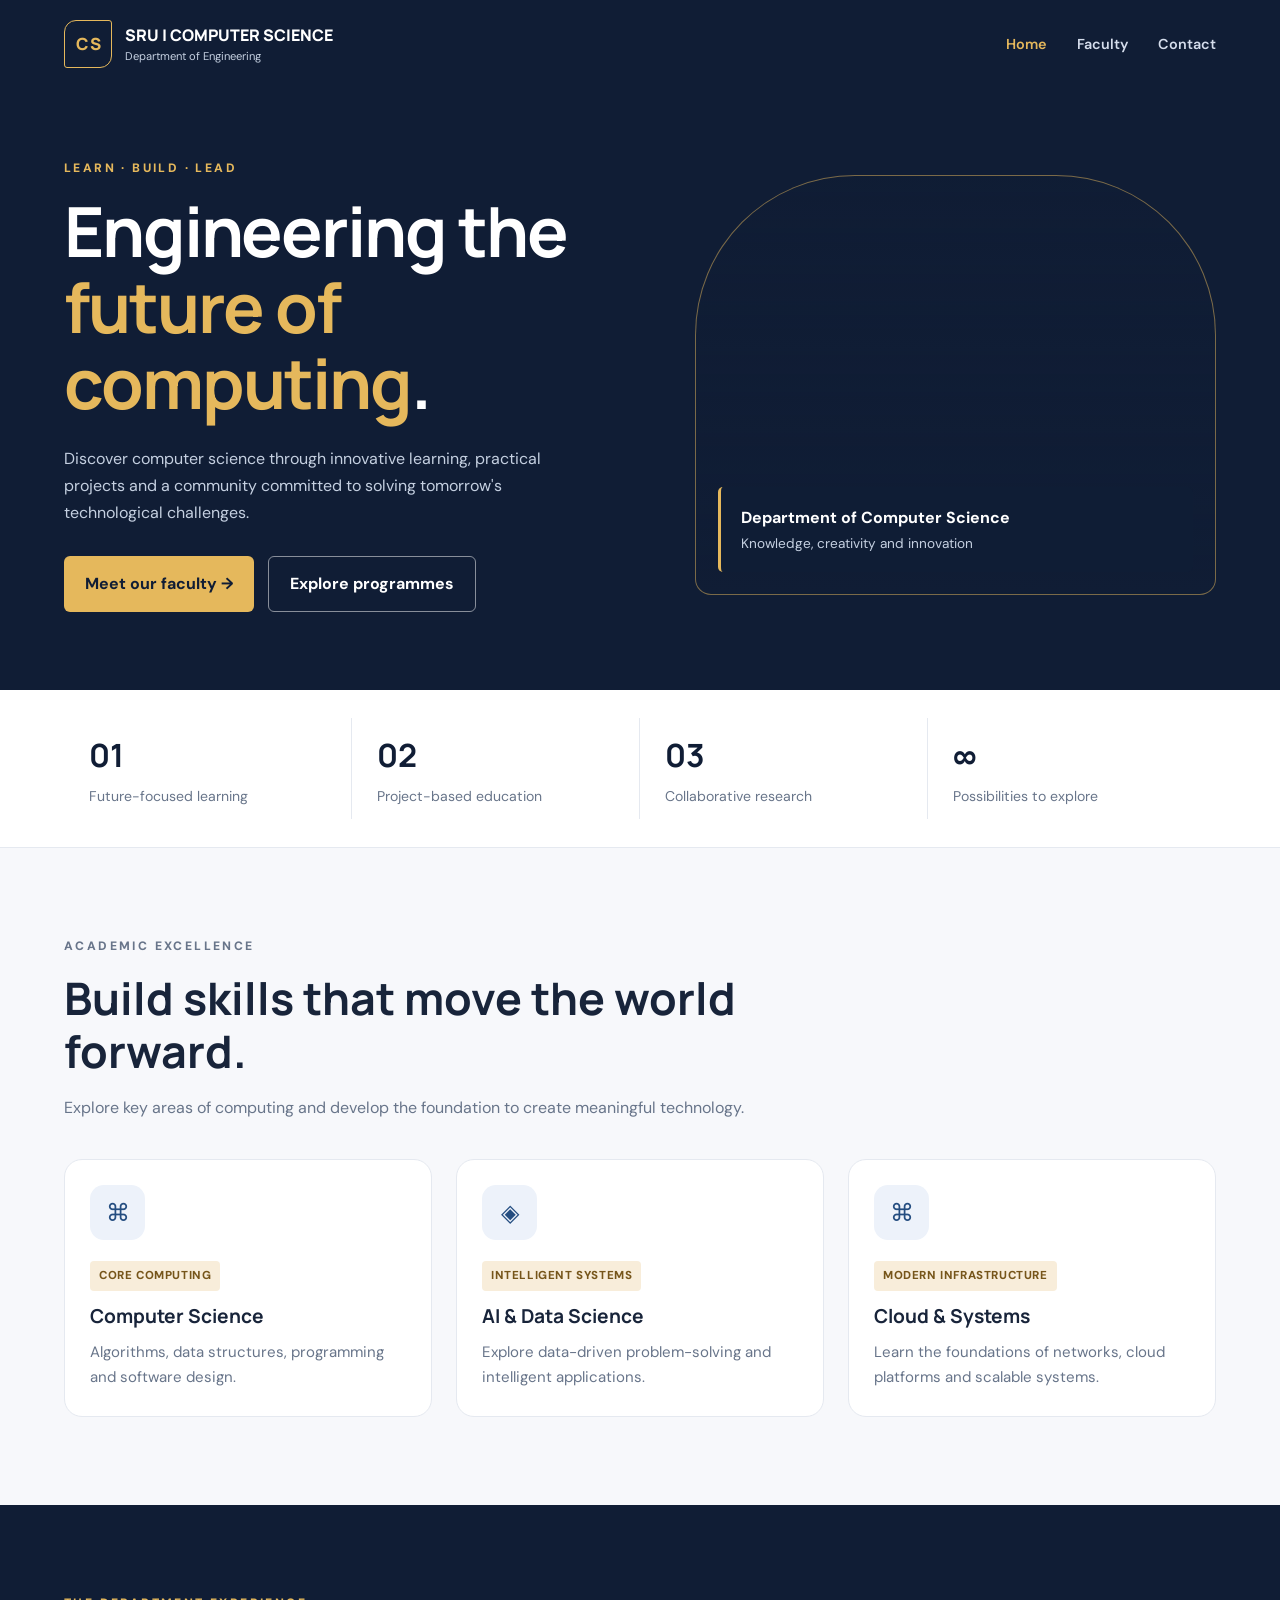
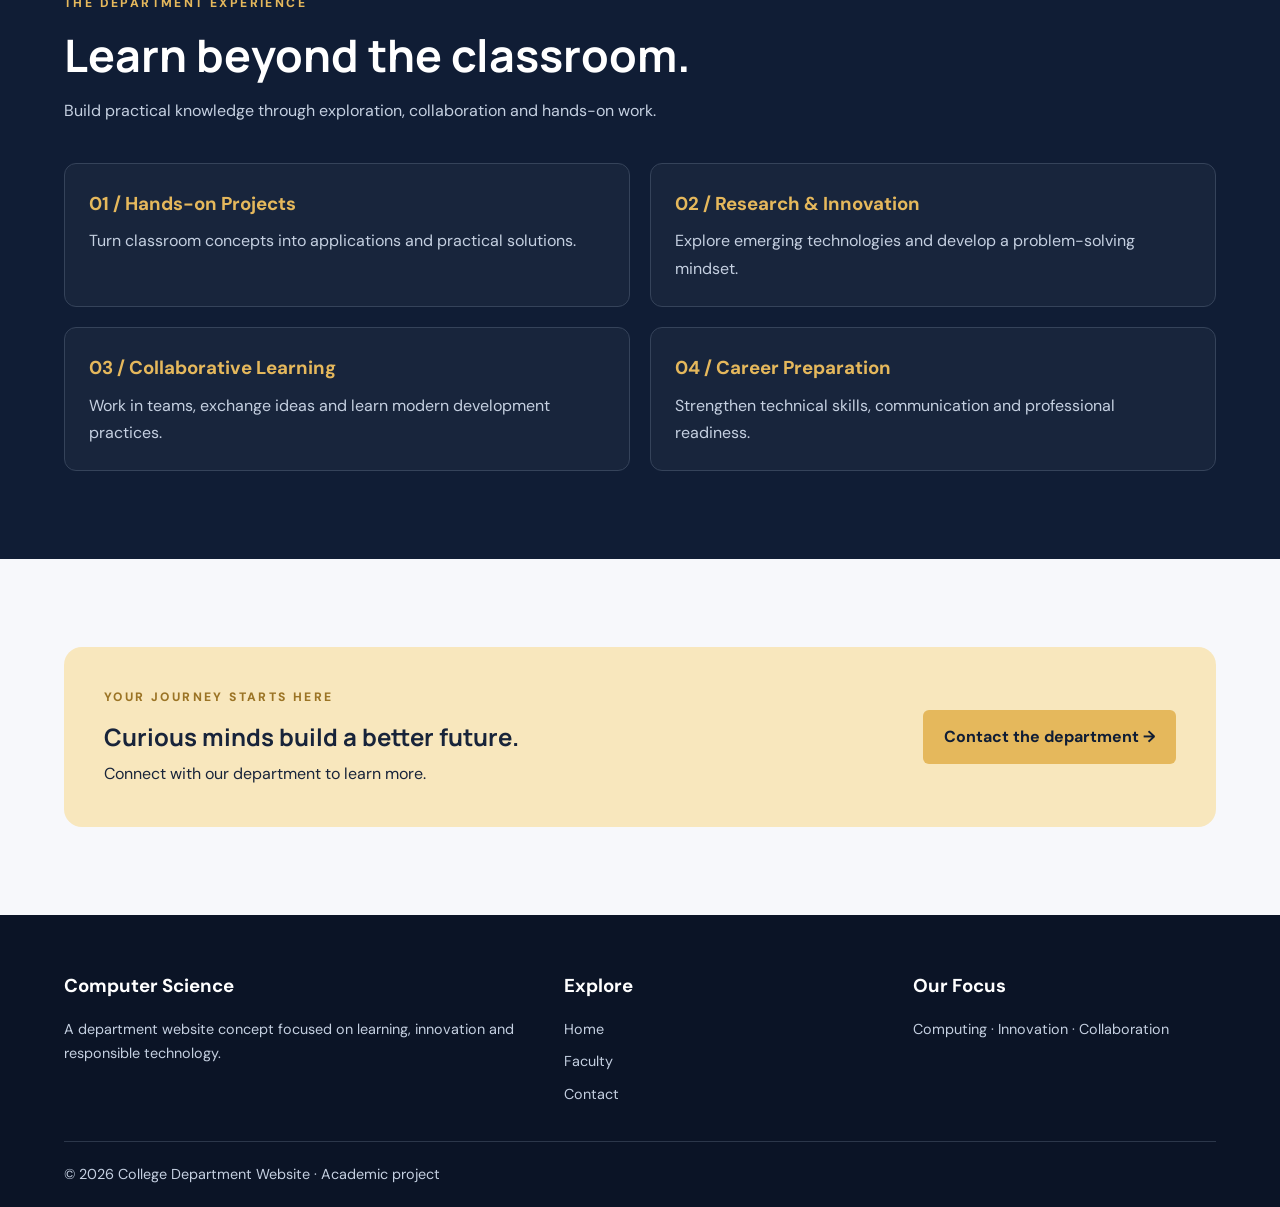
<file: index.html>
<!DOCTYPE html>
<html lang="en">
<head>
    <meta charset="UTF-8">
    <meta name="viewport" content="width=device-width, initial-scale=1.0">
    <title>Department of Computer Science</title>
    <link rel="stylesheet" href="style.css">
</head>
<body>
    <header class="site-header">
        <div class="container navbar">
            <a class="brand" href="index.html">
                <span class="brand-mark">CS</span>
                <span class="brand-name">
                    SRU | COMPUTER SCIENCE
                    <small>Department of Engineering</small>
                </span>
            </a>
            <nav class="nav-links">
                <a class="active" href="index.html">Home</a>
                <a href="faculty.html">Faculty</a>
                <a href="contact.html">Contact</a>
            </nav>
        </div>
    </header>

    <section class="hero">
        <div class="container hero-grid">
            <div>
                <p class="eyebrow" style="color:#e5b85c">LEARN · BUILD · LEAD</p>
               <h1>Engineering the <span>future of computing</span>.</h1>
                <p class="hero-copy">
                    Discover computer science through innovative learning,
                    practical projects and a community committed to solving
                    tomorrow's technological challenges.
                </p>
                <div class="hero-actions">
                    <a class="btn btn-gold" href="faculty.html">Meet our faculty →</a>
                    <a class="btn btn-outline" href="#programmes">Explore programmes</a>
                </div>
            </div>
            <div class="hero-image">
                <div class="image-label">
                    <strong>Department of Computer Science</strong>
                    <span>Knowledge, creativity and innovation</span>
                </div>
            </div>
        </div>
    </section>

    <section class="stats">
        <div class="container stats-grid">
            <div class="stat"><strong>01</strong><span>Future-focused learning</span></div>
            <div class="stat"><strong>02</strong><span>Project-based education</span></div>
            <div class="stat"><strong>03</strong><span>Collaborative research</span></div>
            <div class="stat"><strong>∞</strong><span>Possibilities to explore</span></div>
        </div>
    </section>

    <main>
        <section class="section container" id="programmes">
            <div class="section-heading">
                <p class="eyebrow">ACADEMIC EXCELLENCE</p>
                <h2>Build skills that move the world forward.</h2>
                <p>
                    Explore key areas of computing and develop the
                    foundation to create meaningful technology.
                </p>
            </div>

            <div class="card-grid">
                <article class="card">
                    <div class="card-body">
                        <div class="program-icon">⌘</div>
                        <span class="card-tag">Core computing</span>
                        <h3>Computer Science</h3>
                        <p>Algorithms, data structures, programming and software design.</p>
                    </div>
                </article>
                <article class="card">
                    <div class="card-body">
                        <div class="program-icon">◈</div>
                        <span class="card-tag">Intelligent systems</span>
                        <h3>AI & Data Science</h3>
                        <p>Explore data-driven problem-solving and intelligent applications.</p>
                    </div>
                </article>
                <article class="card">
                    <div class="card-body">
                        <div class="program-icon">⌘</div>
                        <span class="card-tag">Modern infrastructure</span>
                        <h3>Cloud & Systems</h3>
                        <p>Learn the foundations of networks, cloud platforms and scalable systems.</p>
                    </div>
                </article>
            </div>
        </section>

        <section class="section feature-band">
            <div class="container">
                <div class="section-heading">
                    <p class="eyebrow" style="color:#e5b85c">THE DEPARTMENT EXPERIENCE</p>
                    <h2>Learn beyond the classroom.</h2>
                    <p>Build practical knowledge through exploration, collaboration and hands-on work.</p>
                </div>
                <div class="feature-list">
                    <article class="feature-item">
                        <h3>01 / Hands-on Projects</h3>
                        <p>Turn classroom concepts into applications and practical solutions.</p>
                    </article>
                    <article class="feature-item">
                        <h3>02 / Research & Innovation</h3>
                        <p>Explore emerging technologies and develop a problem-solving mindset.</p>
                    </article>
                    <article class="feature-item">
                        <h3>03 / Collaborative Learning</h3>
                        <p>Work in teams, exchange ideas and learn modern development practices.</p>
                    </article>
                    <article class="feature-item">
                        <h3>04 / Career Preparation</h3>
                        <p>Strengthen technical skills, communication and professional readiness.</p>
                    </article>
                </div>
            </div>
        </section>

        <section class="section container">
            <div class="cta">
                <div>
                    <p class="eyebrow">YOUR JOURNEY STARTS HERE</p>
                    <h2>Curious minds build a better future.</h2>
                    <p>Connect with our department to learn more.</p>
                </div>
                <a class="btn btn-gold" href="contact.html">Contact the department →</a>
            </div>
        </section>
    </main>

    <footer class="site-footer">
        <div class="container">
            <div class="footer-grid">
                <div>
                    <h3>Computer Science</h3>
                    <p>A department website concept focused on learning,
                    innovation and responsible technology.</p>
                </div>
                <div>
                    <h3>Explore</h3>
                    <div class="footer-links">
                        <a href="index.html">Home</a>
                        <a href="faculty.html">Faculty</a>
                        <a href="contact.html">Contact</a>
                    </div>
                </div>
                <div>
                    <h3>Our Focus</h3>
                    <p>Computing · Innovation · Collaboration</p>
                </div>
            </div>
            <p class="copyright">© 2026 College Department Website · Academic project</p>
        </div>
    </footer>
</body>
</html>
</file>
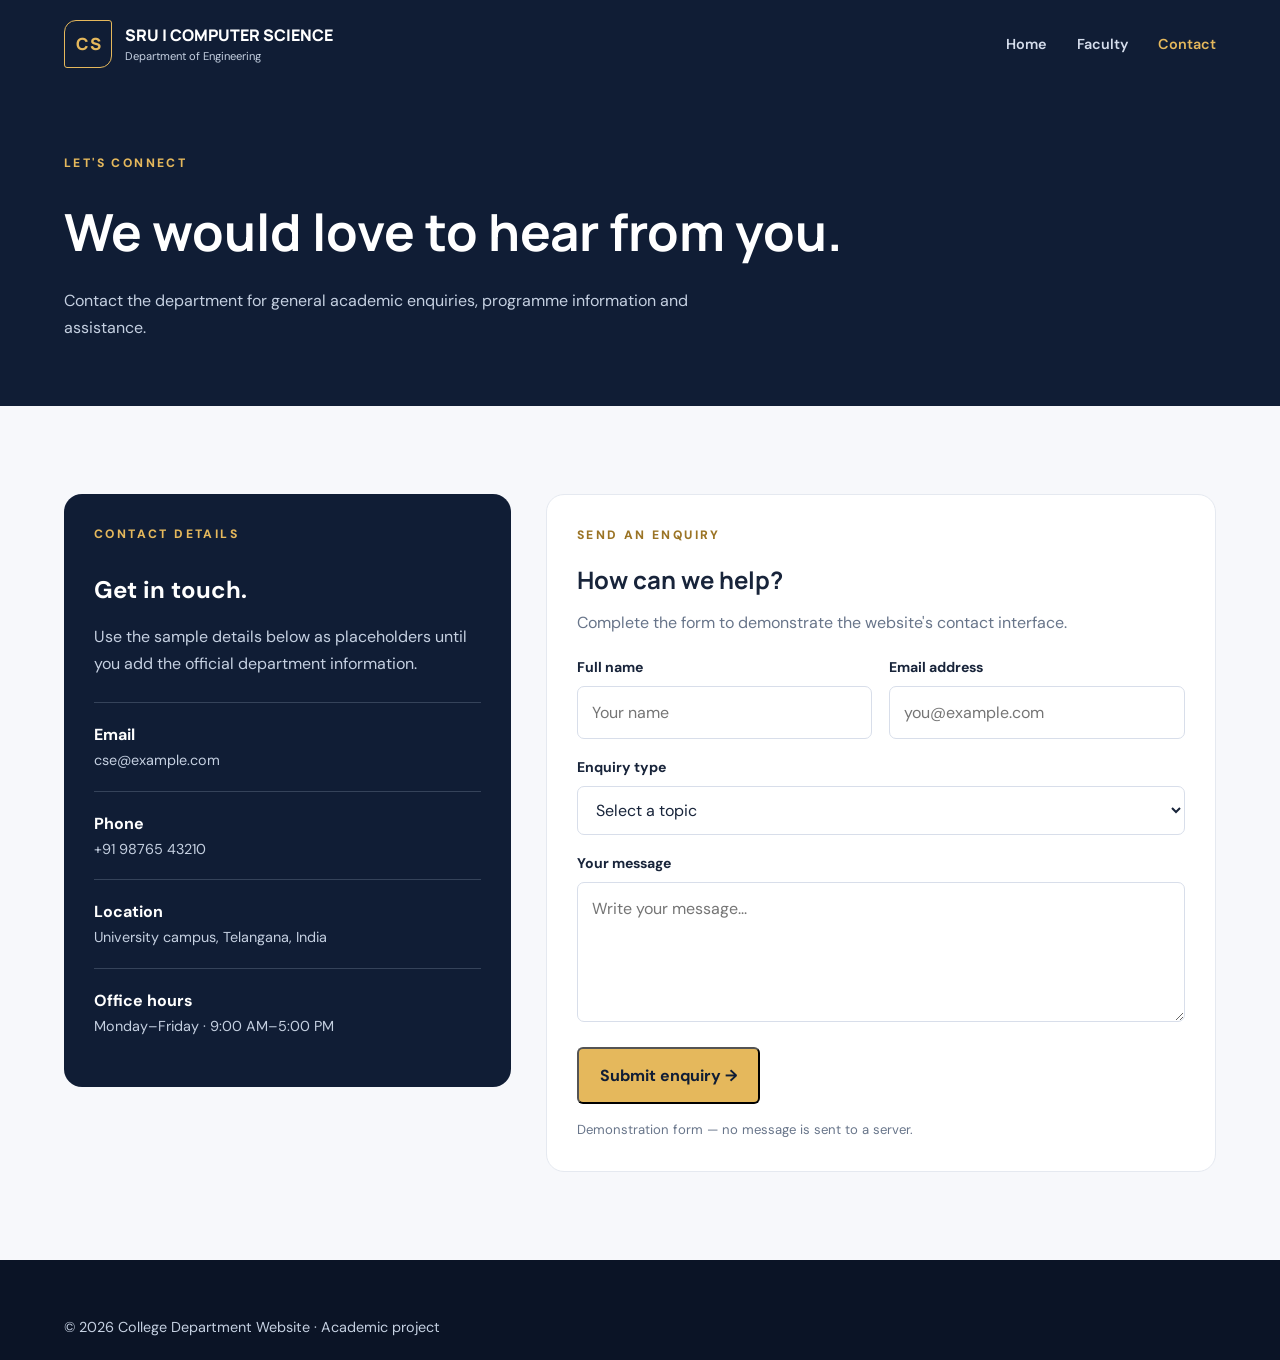
<file: contact.html>
<!DOCTYPE html>
<html lang="en">
<head>
    <meta charset="UTF-8">
    <meta name="viewport" content="width=device-width, initial-scale=1.0">
    <title>Contact | Computer Science</title>
    <link rel="stylesheet" href="style.css">
</head>
<body>
    <header class="site-header">
        <div class="container navbar">
            <a class="brand" href="index.html">
                <span class="brand-mark">CS</span>
                <span class="brand-name">
                    SRU | COMPUTER SCIENCE
                    <small>Department of Engineering</small>
                </span>
            </a>
            <nav class="nav-links">
                <a href="index.html">Home</a>
                <a href="faculty.html">Faculty</a>
                <a class="active" href="contact.html">Contact</a>
            </nav>
        </div>
    </header>

    <section class="page-banner">
        <div class="container">
            <p class="eyebrow" style="color:#e5b85c">LET'S CONNECT</p>
            <h1>We would love to hear from you.</h1>
            <p>Contact the department for general academic
            enquiries, programme information and assistance.</p>
        </div>
    </section>

    <main class="section container">
        <div class="contact-grid">
            <aside class="contact-info">
                <p class="eyebrow" style="color:#e5b85c">CONTACT DETAILS</p>
                <h2>Get in touch.</h2>
                <p>Use the sample details below as placeholders
                until you add the official department information.</p>

                <div class="contact-detail">
                    <strong>Email</strong>
                    <span>cse@example.com</span>
                </div>

                <div class="contact-detail">
                    <strong>Phone</strong>
                    <span>+91 98765 43210</span>
                </div>

                <div class="contact-detail">
                    <strong>Location</strong>
                    <span>University campus, Telangana, India</span>
                </div>

                <div class="contact-detail">
                    <strong>Office hours</strong>
                    <span>Monday–Friday · 9:00 AM–5:00 PM</span>
                </div>
            </aside>

            <section class="contact-form">
                <p class="eyebrow">SEND AN ENQUIRY</p>
                <h2>How can we help?</h2>
                <p class="form-intro">Complete the form to demonstrate
                the website's contact interface.</p>

                <form id="contactForm">
                    <div class="form-row">
                        <div class="field">
                            <label for="name">Full name</label>
                            <input id="name" name="name"
                                   type="text" required
                                   placeholder="Your name">
                        </div>
                        <div class="field">
                            <label for="email">Email address</label>
                            <input id="email" name="email"
                                   type="email" required
                                   placeholder="you@example.com">
                        </div>
                    </div>

                    <div class="field">
                        <label for="subject">Enquiry type</label>
                        <select id="subject" name="subject" required>
                            <option value="">Select a topic</option>
                            <option>Academic information</option>
                            <option>Admissions</option>
                            <option>Faculty enquiry</option>
                            <option>Other</option>
                        </select>
                    </div>

                    <div class="field">
                        <label for="message">Your message</label>
                        <textarea id="message" name="message"
                                  required
                                  placeholder="Write your message..."></textarea>
                    </div>

                    <button class="btn btn-gold" type="submit">
                        Submit enquiry →
                    </button>

                    <p class="notice" id="formNotice" role="status">
                        Demonstration form — no message is sent to a server.
                    </p>
                </form>
            </section>
        </div>
    </main>

    <footer class="site-footer">
        <div class="container">
            <p>© 2026 College Department Website · Academic project</p>
        </div>
    </footer>

    <script>
        document.getElementById("contactForm").addEventListener("submit", function (event) {
            event.preventDefault();
            document.getElementById("formNotice").textContent =
                "Demo successful! Connect a backend to send real enquiries.";
            this.reset();
        });
    </script>
</body>
</html>
</file>
<file: style.css>
@import url('https://fonts.googleapis.com/css2?family=DM+Sans:wght@400;500;600;700&family=Manrope:wght@400;500;600;700;800&display=swap');

:root {
    --navy: #101d35;
    --navy-light: #1c3152;
    --gold: #e5b85c;
    --gold-light: #f8e7bd;
    --paper: #f7f8fb;
    --white: #ffffff;
    --ink: #18243a;
    --muted: #68758a;
    --line: #e5e9f0;
    --radius: 18px;
    --shadow: 0 15px 40px rgba(16, 29, 53, .08);
}

* {
    margin: 0;
    padding: 0;
    box-sizing: border-box;
}

html {
    scroll-behavior: smooth;
}

body {
    font-family: 'DM Sans', Arial, sans-serif;
    color: var(--ink);
    background: var(--paper);
    line-height: 1.7;
}

img {
    display: block;
    max-width: 100%;
}

a {
    color: inherit;
    text-decoration: none;
}

button, input, textarea, select {
    font: inherit;
}

.container {
    width: min(1160px, 90%);
    margin-inline: auto;
}

.eyebrow {
    color: #9b7425;
    font-size: .76rem;
    font-weight: 800;
    letter-spacing: 2.4px;
    text-transform: uppercase;
    margin-bottom: 14px;
}

.section {
    padding: 88px 0;
}

.section-heading {
    max-width: 680px;
    margin-bottom: 38px;
}

.section-heading h2 {
    font-family: 'Manrope', Arial, sans-serif;
    font-size: clamp(1.8rem, 4vw, 2.8rem);
    line-height: 1.2;
    margin-bottom: 16px;
}

.section-heading p,
.muted {
    color: var(--muted);
}

.site-header {
    background: var(--navy);
    color: white;
}

.topbar {
    background: #0b1426;
    color: #d5ddec;
    padding: 9px 0;
    font-size: .8rem;
}

.topbar-inner {
    display: flex;
    justify-content: space-between;
    gap: 15px;
    flex-wrap: wrap;
}

.navbar {
    min-height: 88px;
    display: flex;
    align-items: center;
    justify-content: space-between;
    gap: 25px;
}

.brand {
    display: flex;
    align-items: center;
    gap: 13px;
}

.brand-mark {
    width: 48px;
    height: 48px;
    border: 1px solid var(--gold);
    color: var(--gold);
    display: grid;
    place-items: center;
    font-family: 'Manrope', Arial, sans-serif;
    font-size: 1.05rem;
    font-weight: 800;
    border-radius: 12px 3px 12px 3px;
}

.brand-name {
    font-family: 'Manrope', Arial, sans-serif;
    font-weight: 800;
    line-height: 1.25;
}

.brand-name small {
    display: block;
    color: #c5d0e1;
    font-family: 'DM Sans', Arial, sans-serif;
    font-size: .7rem;
    font-weight: 400;
    margin-top: 4px;
}

.nav-links {
    display: flex;
    align-items: center;
    gap: 30px;
    flex-wrap: wrap;
}

.nav-links a {
    color: #d5ddec;
    font-size: .9rem;
    font-weight: 600;
    transition: color .2s;
}

.nav-links a:hover,
.nav-links a.active {
    color: var(--gold);
}

.nav-cta,
.btn {
    display: inline-flex;
    align-items: center;
    justify-content: center;
    gap: 10px;
    border-radius: 6px;
    padding: 13px 21px;
    font-weight: 700;
    transition: transform .2s, background .2s;
}

.nav-cta,
.btn-gold {
    background: var(--gold);
    color: var(--navy);
}

.btn-outline {
    border: 1px solid rgba(255,255,255,.5);
    color: white;
}

.btn:hover,
.nav-cta:hover {
    transform: translateY(-2px);
}

.hero {
    background: var(--navy);
    color: white;
    overflow: hidden;
    position: relative;
}

.hero-grid {
    display: grid;
    grid-template-columns: 1.05fr .95fr;
    align-items: center;
    gap: 55px;
    padding-top: 70px;
    padding-bottom: 78px;
}

.hero h1 {
    font-family: 'Manrope', Arial, sans-serif;
    font-size: clamp(2.4rem, 5.4vw, 4.5rem);
    letter-spacing: -2px;
    line-height: 1.1;
    margin-bottom: 24px;
}

.hero h1 span {
    color: var(--gold);
}

.hero-copy {
    color: #c5d0e1;
    max-width: 540px;
    margin-bottom: 30px;
}

.hero-actions {
    display: flex;
    flex-wrap: wrap;
    gap: 14px;
}

.hero-image {
    min-height: 420px;
    border-radius: 160px 160px 16px 16px;
    border: 1px solid rgba(229,184,92,.5);
    background:
        linear-gradient(180deg, rgba(16,29,53,.02), rgba(16,29,53,.38)),
        url('https://images.unsplash.com/photo-1562774053-701939374585?auto=format&fit=crop&w=1200&q=85')
        center / cover;
    position: relative;
}

.image-label {
    position: absolute;
    bottom: 22px;
    left: 22px;
    right: 22px;
    background: rgba(16,29,53,.91);
    padding: 17px 20px;
    border-left: 3px solid var(--gold);
    border-radius: 5px;
}

.image-label strong,
.image-label span {
    display: block;
}

.image-label span {
    color: #c5d0e1;
    font-size: .85rem;
}

.stats {
    background: white;
    border-bottom: 1px solid var(--line);
}

.stats-grid {
    display: grid;
    grid-template-columns: repeat(4, 1fr);
    padding: 28px 0;
}

.stat {
    padding: 10px 25px;
    border-right: 1px solid var(--line);
}

.stat:last-child {
    border: none;
}

.stat strong {
    display: block;
    color: var(--navy);
    font-family: 'Manrope', Arial, sans-serif;
    font-size: 2rem;
}

.stat span {
    color: var(--muted);
    font-size: .88rem;
}

.card-grid {
    display: grid;
    grid-template-columns: repeat(3, minmax(0, 1fr));
    gap: 24px;
}

.card {
    background: white;
    border: 1px solid var(--line);
    border-radius: var(--radius);
    overflow: hidden;
    transition: transform .25s, box-shadow .25s;
}

.card:hover {
    transform: translateY(-5px);
    box-shadow: var(--shadow);
}

.card-body {
    padding: 25px;
}

.card h3 {
    font-family: 'Manrope', Arial, sans-serif;
    font-size: 1.2rem;
    line-height: 1.35;
    margin-bottom: 10px;
}

.card p {
    color: var(--muted);
    font-size: .94rem;
}

.card-tag {
    display: inline-block;
    background: #f8edda;
    color: #76551a;
    border-radius: 4px;
    padding: 5px 9px;
    margin-bottom: 13px;
    font-size: .72rem;
    font-weight: 800;
    text-transform: uppercase;
    letter-spacing: .6px;
}

.program-icon {
    width: 55px;
    height: 55px;
    display: grid;
    place-items: center;
    border-radius: 14px;
    background: #edf2fa;
    color: #244d80;
    font-size: 1.5rem;
    margin-bottom: 20px;
}

.feature-band {
    background: var(--navy);
    color: white;
}

.feature-band .section-heading p {
    color: #c5d0e1;
}

.feature-list {
    display: grid;
    grid-template-columns: repeat(2, minmax(0, 1fr));
    gap: 20px;
}

.feature-item {
    border: 1px solid #35435a;
    border-radius: 12px;
    padding: 24px;
    background: rgba(255,255,255,.035);
}

.feature-item h3 {
    color: var(--gold);
    margin-bottom: 8px;
}

.feature-item p {
    color: #c5d0e1;
}

.cta {
    background: var(--gold-light);
    border-radius: var(--radius);
    padding: 40px;
    display: flex;
    align-items: center;
    justify-content: space-between;
    gap: 25px;
}

.cta h2 {
    font-family: 'Manrope', Arial, sans-serif;
    line-height: 1.25;
    margin-bottom: 8px;
}

.site-footer {
    background: #0b1426;
    color: #c5d0e1;
    padding: 55px 0 20px;
}

.footer-grid {
    display: grid;
    grid-template-columns: 1.5fr 1fr 1fr;
    gap: 45px;
    padding-bottom: 35px;
}

.site-footer h3 {
    color: white;
    margin-bottom: 15px;
}

.site-footer p,
.site-footer a {
    font-size: .9rem;
}

.footer-links {
    display: grid;
    gap: 8px;
}

.copyright {
    border-top: 1px solid #2c374a;
    padding-top: 20px;
    font-size: .8rem;
}

.page-banner {
    background: var(--navy);
    color: white;
    padding: 65px 0;
}

.page-banner h1 {
    font-family: 'Manrope', Arial, sans-serif;
    font-size: clamp(2rem, 4vw, 3.3rem);
    margin-bottom: 12px;
}

.page-banner p {
    color: #c5d0e1;
    max-width: 680px;
}

.faculty-photo {
    height: 260px;
    width: 100%;
    object-fit: cover;
    background: #e4e9f0;
}

.faculty-role {
    color: #98701f !important;
    font-weight: 700;
    margin-bottom: 10px;
}

.contact-grid {
    display: grid;
    grid-template-columns: .8fr 1.2fr;
    gap: 35px;
    align-items: start;
}

.contact-info {
    background: var(--navy);
    color: white;
    border-radius: var(--radius);
    padding: 30px;
}

.contact-info h2 {
    margin-bottom: 12px;
}

.contact-info > p {
    color: #c5d0e1;
    margin-bottom: 25px;
}

.contact-detail {
    border-top: 1px solid #35435a;
    padding: 18px 0;
}

.contact-detail strong,
.contact-detail span {
    display: block;
}

.contact-detail span {
    color: #c5d0e1;
    font-size: .9rem;
    overflow-wrap: anywhere;
}

.contact-form {
    background: white;
    border: 1px solid var(--line);
    border-radius: var(--radius);
    padding: 30px;
}

.contact-form h2 {
    font-family: 'Manrope', Arial, sans-serif;
    margin-bottom: 8px;
}

.form-intro {
    color: var(--muted);
    margin-bottom: 20px;
}

.form-row {
    display: grid;
    grid-template-columns: 1fr 1fr;
    gap: 17px;
}

.field {
    margin-bottom: 17px;
}

.field label {
    display: block;
    font-size: .88rem;
    font-weight: 700;
    margin-bottom: 6px;
}

.field input,
.field select,
.field textarea {
    width: 100%;
    padding: 12px 14px;
    border: 1px solid #d8deea;
    border-radius: 7px;
    background: #fff;
    color: var(--ink);
}

.field textarea {
    min-height: 140px;
    resize: vertical;
}

.field input:focus,
.field select:focus,
.field textarea:focus {
    outline: 2px solid #e5b85c80;
    border-color: #bb8e37;
}

.notice {
    margin-top: 15px;
    color: var(--muted);
    font-size: .82rem;
}

@media (max-width: 850px) {
    .hero-grid,
    .contact-grid {
        grid-template-columns: 1fr;
    }

    .hero-image {
        min-height: 350px;
    }

    .card-grid {
        grid-template-columns: repeat(2, minmax(0, 1fr));
    }

    .stats-grid {
        grid-template-columns: repeat(2, 1fr);
    }

    .stat:nth-child(2) {
        border-right: none;
    }

    .stat:nth-child(-n+2) {
        border-bottom: 1px solid var(--line);
    }

    .footer-grid {
        grid-template-columns: 1fr 1fr;
    }
}

@media (max-width: 560px) {
    .navbar {
        padding: 18px 0;
        align-items: flex-start;
        flex-direction: column;
    }

    .nav-links {
        gap: 15px;
    }

    .hero-grid {
        padding-top: 48px;
        padding-bottom: 48px;
    }

    .hero h1 {
        letter-spacing: -1px;
    }

    .card-grid,
    .feature-list,
    .form-row,
    .footer-grid {
        grid-template-columns: 1fr;
    }

    .stats-grid {
        grid-template-columns: 1fr 1fr;
    }

    .stat {
        padding: 15px 10px;
    }

    .stat strong {
        font-size: 1.6rem;
    }

    .cta {
        padding: 27px;
        align-items: flex-start;
        flex-direction: column;
    }

    .contact-form,
    .contact-info {
        padding: 23px;
    }
}
</file>
